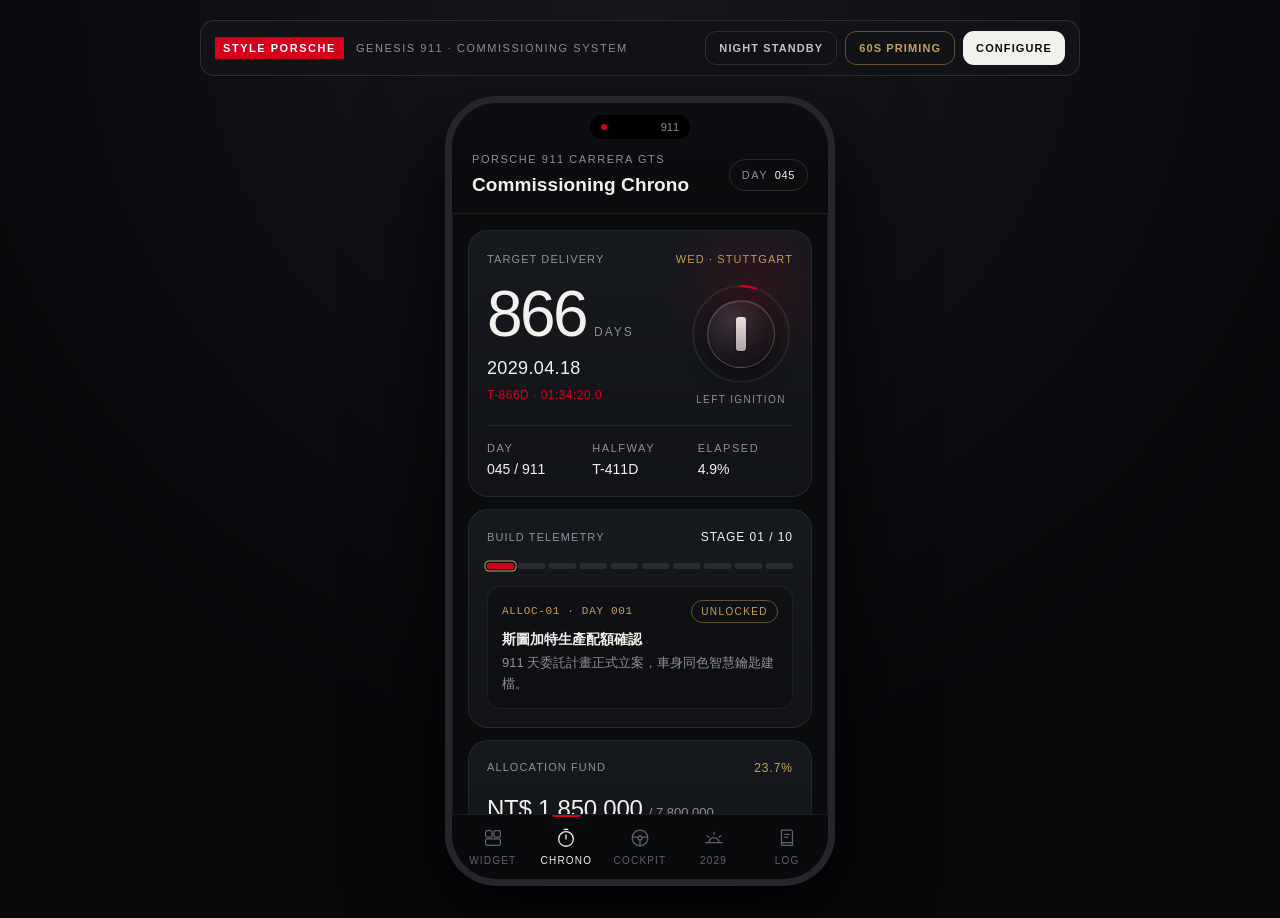
<file: index.html>
<!DOCTYPE html>
<html lang="zh-Hant">
<head>
  <meta charset="UTF-8" />
  <meta name="viewport" content="width=device-width, initial-scale=1.0, maximum-scale=1.0, user-scalable=no, viewport-fit=cover" />
  <meta name="theme-color" content="#0A0B0D" />
  <meta name="apple-mobile-web-app-capable" content="yes" />
  <meta name="apple-mobile-web-app-status-bar-style" content="black-translucent" />
  <title>MY PORSCHE : GENESIS 911</title>
  <link rel="manifest" href="manifest.json" />
  <link rel="stylesheet" href="porsche-ui.css" />
</head>
<body>

  <!-- Desktop-only toolbar (hidden on phones) -->
  <div class="desk-bar">
    <div class="desk-brand">
      <span class="desk-badge">STYLE PORSCHE</span>
      <span class="eyebrow">Genesis 911 · Commissioning System</span>
    </div>
    <div class="desk-actions">
      <button id="btn-open-standby" class="btn btn-ghost btn-sm">Night Standby</button>
      <button id="btn-open-strobe" class="btn btn-brass btn-sm">60s Priming</button>
      <button id="btn-open-spec-modal" class="btn btn-light btn-sm">Configure</button>
    </div>
  </div>

  <div class="app-shell" id="main-app-shell">

    <header class="app-header">
      <div class="island" aria-hidden="true">
        <span id="island-status-dot" class="island-dot"></span>
        <span id="island-code-text" class="num">911</span>
      </div>
      <div class="header-row">
        <div class="header-titles">
          <div id="top-model-label" class="eyebrow">Porsche 911 Carrera GTS</div>
          <h1 id="top-screen-title" class="screen-title">Commissioning Chrono</h1>
        </div>
        <button id="btn-mobile-spec" class="day-chip" aria-label="Configure vehicle">
          DAY <span id="top-day-num" class="num">001</span>
        </button>
      </div>
    </header>

    <main class="app-main" id="app-main">

      <!-- ================================================================
           00 · WIDGETS & STANDBY
           ================================================================ -->
      <section id="screen-s0" class="screen" hidden>
        <div class="lock-preview">
          <span class="eyebrow">Lock screen</span>
          <div id="widget-lock-inline" class="lock-line num">911 GTS · T-910D · 2029.04.18</div>
        </div>

        <div class="widget-grid">
          <button id="widget-chrono-tap" class="widget widget-sq" title="Tap to ignite">
            <div class="widget-head">
              <span class="eyebrow">Chrono</span>
              <span class="dot dot-red"></span>
            </div>
            <div class="chrono-dial">
              <svg viewBox="0 0 100 100" aria-hidden="true">
                <circle cx="50" cy="50" r="44" class="dial-ticks" />
                <circle cx="50" cy="50" r="37" class="dial-track" />
                <circle id="widget-chrono-arc" cx="50" cy="50" r="37" class="dial-arc" stroke-dasharray="8 240" transform="rotate(-90 50 50)" />
                <line id="widget-chrono-hand" x1="50" y1="50" x2="50" y2="17" class="dial-hand" />
                <circle cx="50" cy="50" r="3" class="dial-pin" />
              </svg>
              <span id="widget-chrono-day" class="chrono-dial-num num">001</span>
            </div>
            <div class="widget-foot">
              <span class="eyebrow">Day</span>
              <span id="widget-chrono-ratio" class="num">001/911</span>
            </div>
          </button>

          <div class="widget widget-sq">
            <div class="widget-head">
              <span class="eyebrow">Allocation</span>
              <span id="widget-alloc-pct" class="num brass">0.0%</span>
            </div>
            <div class="widget-mid">
              <span class="eyebrow">Delivery</span>
              <div class="widget-date num">2029.04.18</div>
              <div class="bar"><div id="widget-alloc-bar" class="bar-fill bar-fill-light"></div></div>
            </div>
            <div class="widget-foot">
              <span class="eyebrow">Ignition</span>
              <span id="widget-ignition-state" class="red strong">READY</span>
            </div>
          </div>
        </div>

        <div class="widget">
          <div class="widget-head">
            <span class="eyebrow">Zuffenhausen</span>
            <button id="btn-cycle-widget-tod" class="link brass">
              <span id="widget-tod-label">Dusk · 18:00</span>
              <svg class="icon-12" viewBox="0 0 24 24" aria-hidden="true"><path d="M20 12a8 8 0 1 1-2.34-5.66M20 4v5h-5"/></svg>
            </button>
          </div>
          <div class="widget-medium">
            <div id="widget-car-frame" class="car-frame">
              <svg viewBox="0 0 200 70" class="car-svg" aria-hidden="true">
                <path class="car-body" d="M10 50 C10 45 12 42 18 41 L66 35 C76 26 88 19 104 17 C120 15.5 134 17 146 22 C162 28 176 33 186 37 C190 39 191 43 190 48 L186 52 L166 52 A14 14 0 0 0 138 52 L62 52 A14 14 0 0 0 34 52 L14 52 C11 52 10 51 10 50 Z"/>
                <path class="car-glass" d="M74 34 C84 26 94 21.5 106 20.5 L124 20 C131 20.5 137 22.5 141 25.5 L133 33 Z"/>
                <line id="widget-car-accent-line" x1="177" y1="35.5" x2="189.5" y2="41" class="car-light"/>
                <circle cx="48" cy="52" r="10.5" class="car-wheel"/>
                <circle cx="152" cy="52" r="10.5" class="car-wheel"/>
              </svg>
              <span id="widget-car-code" class="eyebrow">992.2 GTS</span>
            </div>
            <div class="widget-medium-text">
              <div class="widget-medium-top">
                <span id="widget-tminus-days" class="widget-days num">T-910 DAYS</span>
              </div>
              <p id="widget-daily-affirm" class="quote quote-sm" title="Tap for next">「我不出售廉價時間，我只打造配得上 911 的高槓桿系統。」</p>
            </div>
          </div>
        </div>

        <button id="card-standby-launch" class="widget widget-standby">
          <div class="widget-head">
            <span class="eyebrow red">Night standby · 6Hz</span>
            <span class="link">Fullscreen →</span>
          </div>
          <div class="standby-mini">
            <span class="ring ring-sm">2029</span>
            <span id="standby-mini-days" class="ring ring-md num">910D</span>
            <span class="ring ring-lg"><b>911</b><small>DAYS</small></span>
            <span class="ring ring-md num">04.18</span>
            <span class="ring ring-sm">6HZ</span>
          </div>
        </button>

        <button id="btn-export-wallpaper" class="btn btn-ghost btn-block">
          <svg class="icon-16" viewBox="0 0 24 24" aria-hidden="true"><path d="M12 4v11m0 0-4-4m4 4 4-4M5 19h14"/></svg>
          Save 2029.04.18 wallpaper
        </button>
      </section>

      <!-- ================================================================
           01 · CHRONO
           ================================================================ -->
      <section id="screen-s1" class="screen">
        <div class="card hero">
          <div class="card-head">
            <span class="eyebrow">Target delivery</span>
            <span class="eyebrow brass">Wed · Stuttgart</span>
          </div>
          <div class="hero-body">
            <div class="hero-count">
              <div class="hero-days">
                <span id="hero-days-left" class="num">910</span>
                <span class="hero-unit">days</span>
              </div>
              <div class="hero-date num">2029.04.18</div>
              <div id="chrono-live-ticker" class="hero-ticker num">T-910D · 00:00:00.0</div>
            </div>
            <div class="ignition">
              <svg class="ignition-ring" viewBox="0 0 100 100" aria-hidden="true">
                <circle cx="50" cy="50" r="46" class="ring-track" />
                <circle id="ignition-ring-arc" cx="50" cy="50" r="46" class="ring-arc" stroke-dasharray="2 289" transform="rotate(-90 50 50)" />
              </svg>
              <button id="btn-left-ignition" class="ignition-knob" aria-label="Left-hand ignition">
                <span class="knob-bar"></span>
              </button>
              <span id="ignition-label-text" class="ignition-label">Left ignition</span>
            </div>
          </div>
          <div class="hero-stats">
            <div>
              <span class="eyebrow">Day</span>
              <span id="hero-day-ratio" class="num">001 / 911</span>
            </div>
            <div>
              <span class="eyebrow">Halfway</span>
              <span id="chrono-halfway-text" class="num">T-455D</span>
            </div>
            <div>
              <span class="eyebrow">Elapsed</span>
              <span id="hero-progress-pct" class="num">0.1%</span>
            </div>
          </div>
        </div>

        <div class="card">
          <div class="card-head">
            <span class="eyebrow">Build telemetry</span>
            <span id="build-stage-counter" class="eyebrow-value num">Stage 01 / 10</span>
          </div>
          <div id="build-segments-bar" class="segments"></div>
          <div class="stage-detail">
            <div class="stage-row">
              <span id="stage-code-text" class="mono-label brass">ALLOC-01 · DAY 001</span>
              <span id="stage-status-tag" class="tag tag-on">Unlocked</span>
            </div>
            <div id="stage-title-text" class="stage-title">斯圖加特生產配額確認</div>
            <div id="stage-spec-text" class="stage-spec">911 天委託計畫正式立案，車身同色智慧鑰匙建檔。</div>
          </div>
        </div>

        <div class="card">
          <div class="card-head">
            <span class="eyebrow">Allocation fund</span>
            <span id="fund-pct-inline" class="eyebrow-value brass num">0.0%</span>
          </div>
          <div class="fund-figure">
            <span id="fund-current-big" class="num">NT$ 0</span>
            <span id="fund-target-small" class="num muted">/ 7,800,000</span>
          </div>
          <div class="bar bar-lg"><div id="chrono-fund-bar" class="bar-fill"></div></div>
          <div class="input-row">
            <input id="input-fund-delta" class="field" type="number" inputmode="numeric" placeholder="新增購車資本 NT$" />
            <button id="btn-deposit-fund" class="btn btn-light">Allocate</button>
          </div>
        </div>

        <div class="flip">
          <div id="covenant-flip-card" class="flip-inner">
            <div class="flip-face card card-brass">
              <div class="card-head">
                <span class="eyebrow brass">Custodian covenant</span>
                <button id="btn-flip-to-back" class="link">Edit</button>
              </div>
              <div class="kv-grid">
                <div>
                  <span class="eyebrow">Model</span>
                  <span id="card-model-spec" class="kv-val">992.2 GTS · Guards Red</span>
                </div>
                <div>
                  <span class="eyebrow">Settlement</span>
                  <span class="kv-val brass num">2029.04.18</span>
                </div>
              </div>
              <div class="divider"></div>
              <div class="card-head card-head-tight">
                <span class="eyebrow">Value in return · 對價承諾</span>
                <button id="btn-speak-covenant" class="link brass">Listen</button>
              </div>
              <p id="covenant-text-display" class="covenant-quote"></p>
            </div>

            <div class="flip-face flip-back card card-red">
              <div class="card-head">
                <span class="eyebrow red">Update covenant</span>
                <button id="btn-flip-to-front" class="link">Cancel</button>
              </div>
              <textarea id="textarea-covenant" class="field field-area" rows="4" placeholder="寫下你在這 911 天內承諾為世界創造的價值…"></textarea>
              <button id="btn-save-covenant" class="btn btn-red btn-block">Seal covenant</button>
            </div>
          </div>
        </div>

        <div class="card card-slim sim-row">
          <span class="eyebrow">Preview</span>
          <input id="slider-day-sim" class="range" type="range" min="1" max="911" value="1" />
          <span id="slider-day-label" class="sim-day num">D001</span>
          <button id="btn-reset-day" class="link brass">Today</button>
        </div>
      </section>

      <!-- ================================================================
           02 · COCKPIT
           ================================================================ -->
      <section id="screen-s2" class="screen" hidden>
        <div id="cockpit-viewport-box" class="viewport">
          <canvas id="cockpit-pov-canvas"></canvas>
          <div class="hud">
            <span id="hud-gear-speed" class="strong num">M5 · 128 KM/H</span>
            <span id="hud-rpm-readout" class="red num">3,800 RPM</span>
            <button id="btn-hud-downshift" class="link brass">Rev-match</button>
          </div>
          <div id="viewport-hint" class="viewport-hint" hidden>Drag to look around</div>
          <div id="cockpit-pcm" class="pcm">
            <div class="pcm-head">
              <span class="eyebrow">PCM · In-car radio</span>
              <button id="btn-speak-pcm-affirm" class="link red">Speak</button>
            </div>
            <div id="pcm-affirm-text" class="pcm-text">「我做的每一個商業決策都沉穩而精準，財富正全速向我匯聚。」</div>
          </div>
        </div>

        <div class="segmented">
          <button data-pov="night" class="pov-mode-btn is-active">Night drive</button>
          <button data-pov="cabin360" class="pov-mode-btn">Cabin 360°</button>
          <button data-pov="coast" class="pov-mode-btn">Coast dawn</button>
        </div>

        <div class="card">
          <div class="card-head">
            <span class="eyebrow">Soundscape</span>
            <button id="btn-toggle-soundscape" class="btn btn-red btn-sm">
              <svg class="icon-12 icon-fill" viewBox="0 0 24 24" aria-hidden="true"><path d="M7 4.5v15l13-7.5z"/></svg>
              <span>Start audio</span>
            </button>
          </div>
          <div class="mixer-row">
            <div class="mixer-label"><span>Flat-six resonance</span><span id="lbl-vol-boxer" class="num">65%</span></div>
            <input id="rng-vol-boxer" class="range" type="range" min="0" max="1" step="0.05" value="0.65" />
          </div>
          <div class="mixer-row">
            <div class="mixer-label"><span>Rain &amp; highway</span><span id="lbl-vol-rain" class="num">40%</span></div>
            <input id="rng-vol-rain" class="range range-light" type="range" min="0" max="1" step="0.05" value="0.40" />
          </div>
          <div class="mixer-row">
            <div class="mixer-label"><span>Theta 6Hz binaural</span><span id="lbl-vol-bin" class="num brass">25%</span></div>
            <input id="rng-vol-bin" class="range range-brass" type="range" min="0" max="1" step="0.05" value="0.25" />
          </div>
          <p class="footnote">雙耳節拍需配戴耳機才有效果。</p>
        </div>
      </section>

      <!-- ================================================================
           03 · A DAY IN 2029
           ================================================================ -->
      <section id="screen-s3" class="screen" hidden>
        <div class="card">
          <div class="card-head">
            <span class="eyebrow">A day in 2029</span>
            <span id="ch-freq-badge" class="eyebrow-value red">10Hz Alpha</span>
          </div>
          <div id="chapter-tabs-bar" class="segmented segmented-5"></div>
          <div class="chapter-head">
            <div id="ch-code-label" class="mono-label brass">CH.01 // COLD START</div>
            <h3 id="ch-title-label" class="chapter-title">地下私人車庫的冷車啟動與晨間主權</h3>
          </div>
          <div id="ch-lines-container" class="prompter"></div>
          <div class="player-row">
            <button id="btn-play-chapter" class="btn btn-red">
              <svg class="icon-12 icon-fill" viewBox="0 0 24 24" aria-hidden="true"><path d="M7 4.5v15l13-7.5z"/></svg>
              <span>Play chapter</span>
            </button>
            <button id="btn-stop-chapter" class="btn btn-ghost">Stop</button>
          </div>
        </div>

        <div class="card card-brass">
          <div class="card-head">
            <span id="psyche-code-text" class="eyebrow brass">01 // Capital &amp; leverage</span>
            <div class="head-actions">
              <span id="psyche-index-text" class="eyebrow num">1 / 4</span>
              <button id="btn-next-psyche" class="btn btn-ghost btn-xs">Next</button>
            </div>
          </div>
          <h4 id="psyche-title-text" class="block-title"></h4>
          <div class="psyche-block">
            <span class="eyebrow">Outer world · 外在生活秩序</span>
            <p id="psyche-outer-text"></p>
          </div>
          <div class="psyche-block">
            <span class="eyebrow red">Inner world · 內在決策系統</span>
            <p id="psyche-inner-text"></p>
          </div>
          <div class="reframe">
            <div id="psyche-old-text" class="reframe-old"></div>
            <div id="psyche-new-text" class="reframe-new"></div>
          </div>
        </div>

        <div class="card">
          <div class="card-head">
            <span id="sc-code-label" class="eyebrow">Scenario 01</span>
            <button id="btn-next-scenario" class="link brass">Next</button>
          </div>
          <p id="sc-prompt-text" class="scenario-prompt"></p>
          <div id="sc-choices-box" class="choices"></div>
          <div id="sc-analysis-box" class="analysis" hidden></div>
        </div>
      </section>

      <!-- ================================================================
           04 · LOGBOOK
           ================================================================ -->
      <section id="screen-s4" class="screen" hidden>
        <div class="card">
          <div class="card-head">
            <span class="eyebrow">Self-voice loop</span>
            <span id="rec-state-badge" class="eyebrow-value red">Ready</span>
          </div>
          <p id="log-affirm-display" class="quote quote-brass" title="Tap for next">「我完全配得上 2029 年 4 月 18 日的保時捷 911，我的商業判斷力與資產每天都在複利躍升。」</p>
          <div class="btn-row-3">
            <button id="btn-rec-voice" class="btn btn-red">Record</button>
            <button id="btn-loop-voice" class="btn btn-ghost" disabled>Loop</button>
            <button id="btn-launch-strobe-log" class="btn btn-brass">60s priming</button>
          </div>
          <audio id="self-voice-audio" hidden></audio>
        </div>

        <div class="card card-metal">
          <div class="card-head">
            <span class="eyebrow">369 signature plate</span>
            <span id="sig-counter-label" class="eyebrow-value brass num">00 / 09</span>
          </div>
          <div class="sig-plate">
            <canvas id="signature-pad-canvas"></canvas>
          </div>
          <div class="input-row">
            <button id="btn-clear-sig" class="btn btn-ghost">Clear</button>
            <button id="btn-commit-sig" class="btn btn-light btn-grow">Imprint +1</button>
          </div>
        </div>

        <div class="card">
          <div class="card-head">
            <span class="eyebrow">Custodian log</span>
            <button id="btn-huberman-protocol" class="link red">Reality check</button>
          </div>
          <div class="log-compose">
            <select id="log-tag-select" class="field field-select">
              <option value="FUTURE VLOG">Future vlog</option>
              <option value="HIGH-LEVERAGE">Leverage</option>
              <option value="RAS EVIDENCE">RAS evidence</option>
              <option value="WOOP PROTOCOL">WOOP</option>
            </select>
            <input id="input-log-entry" class="field" type="text" placeholder="寫下今日紀錄…" />
            <button id="btn-add-log" class="btn btn-red">Log</button>
          </div>
          <div id="custodian-log-list" class="log-list"></div>
        </div>
      </section>

    </main>

    <nav class="tabbar" aria-label="Sections">
      <button data-target="s0" class="tab">
        <svg viewBox="0 0 24 24" aria-hidden="true"><rect x="4" y="4" width="7" height="7" rx="1.5"/><rect x="13" y="4" width="7" height="7" rx="1.5"/><rect x="4" y="13" width="16" height="7" rx="1.5"/></svg>
        <span>Widget</span>
      </button>
      <button data-target="s1" class="tab is-active">
        <svg viewBox="0 0 24 24" aria-hidden="true"><circle cx="12" cy="13" r="8"/><path d="M12 13V8.5M10 2.5h4"/></svg>
        <span>Chrono</span>
      </button>
      <button data-target="s2" class="tab">
        <svg viewBox="0 0 24 24" aria-hidden="true"><circle cx="12" cy="12" r="8.5"/><circle cx="12" cy="12" r="2.2"/><path d="M3.8 11h6M14.2 11h6M12 14.2v6.3"/></svg>
        <span>Cockpit</span>
      </button>
      <button data-target="s3" class="tab">
        <svg viewBox="0 0 24 24" aria-hidden="true"><path d="M3 17h18M6.5 17a5.5 5.5 0 0 1 11 0M12 5.5V8M4.6 9.6l1.8 1.4M19.4 9.6l-1.8 1.4"/></svg>
        <span>2029</span>
      </button>
      <button data-target="s4" class="tab">
        <svg viewBox="0 0 24 24" aria-hidden="true"><path d="M6 3.5h10.5a1.5 1.5 0 0 1 1.5 1.5v15H7.5A1.5 1.5 0 0 1 6 18.5z"/><path d="M6 18.5A1.5 1.5 0 0 1 7.5 17H18M9.5 8h5M9.5 11h3.5"/></svg>
        <span>Log</span>
      </button>
    </nav>
  </div>

  <!-- ==================================================================
       MODALS
       ================================================================== -->
  <div id="modal-standby" class="modal modal-standby">
    <div class="standby-top">
      <span class="eyebrow red">Night standby · 6Hz theta</span>
      <button id="btn-close-standby" class="btn btn-ghost btn-sm">Exit</button>
    </div>
    <div class="standby-dials">
      <div class="sdial sdial-sm sdial-outer"><span class="eyebrow">Delivery</span><b class="red num">2029</b></div>
      <div class="sdial sdial-md"><span class="eyebrow">Remaining</span><b id="standby-full-days" class="num">910D</b></div>
      <div class="sdial sdial-lg"><span id="standby-full-daynum" class="eyebrow brass num">DAY 001 / 911</span><b class="num">04.18</b><span class="eyebrow red">Stuttgart</span></div>
      <div class="sdial sdial-md"><span class="eyebrow">Allocation</span><b id="standby-full-pct" class="num">0.0%</b></div>
      <div class="sdial sdial-sm sdial-outer"><span class="eyebrow">Wave</span><b class="red">6HZ</b></div>
    </div>
    <p class="standby-caption">握住方向盤、看見盾徽、聞到真皮香氣、聽見水平對臥六缸啟動——2029.04.18 已然實現。</p>
  </div>

  <div id="modal-strobe" class="modal">
    <div class="sheet sheet-center">
      <div class="card-head">
        <span class="eyebrow">Visual priming</span>
        <button id="btn-close-strobe" class="link">Close</button>
      </div>
      <div class="strobe-stage">
        <div id="strobe-meta-tag" class="eyebrow red">2029.04.18 · COMM. 000911</div>
        <div id="strobe-main-line" class="strobe-line">我就是 2029 年 4 月 18 日保時捷 911 的準車主。</div>
      </div>
      <div class="card-head card-head-flush">
        <span class="eyebrow">Focus on center · breathe</span>
        <span id="strobe-countdown" class="strobe-count brass num">60s</span>
      </div>
    </div>
  </div>

  <div id="modal-spec" class="modal">
    <div class="sheet">
      <div class="card-head">
        <span class="eyebrow brass">Vehicle configuration</span>
        <button id="btn-close-spec" class="link">Close</button>
      </div>
      <label class="form-field">
        <span class="eyebrow">Model</span>
        <select id="cfg-model" class="field field-select"></select>
      </label>
      <label class="form-field">
        <span class="eyebrow">Exterior paint</span>
        <select id="cfg-paint" class="field field-select"></select>
      </label>
      <label class="form-field">
        <span class="eyebrow">Target price (NT$)</span>
        <input id="cfg-price" class="field" type="number" inputmode="numeric" />
      </label>
      <div class="form-grid">
        <label class="form-field">
          <span class="eyebrow">City</span>
          <input id="cfg-city" class="field" type="text" />
        </label>
        <label class="form-field">
          <span class="eyebrow">Domain</span>
          <input id="cfg-business" class="field" type="text" />
        </label>
      </div>
      <button id="btn-save-spec" class="btn btn-red btn-block">Apply configuration</button>
    </div>
  </div>

  <div id="modal-huberman" class="modal">
    <div class="sheet sheet-red">
      <div class="card-head">
        <span class="eyebrow red">Reality contrast</span>
        <button id="btn-close-huberman" class="link">Close</button>
      </div>
      <p class="sheet-text">動力低落時，單純想像美好結果反而會降低行動力。先花 30 秒預演「沒做到」的代價：</p>
      <div class="quote quote-red">時間來到 2029 年 4 月 18 日。因為一次次「今天先算了」，交車日當天你的資產毫無寸進，只能站在街角看著別人駕著你的 911 駛過。</div>
      <p class="sheet-text">現在，寫下接下來 15 分鐘就能完成的一個高價值動作：</p>
      <div class="input-row">
        <input id="input-huberman-act" class="field" type="text" placeholder="15 分鐘內完成的動作…" />
        <button id="btn-commit-huberman" class="btn btn-red">Execute</button>
      </div>
    </div>
  </div>

  <div id="toast" class="toast" role="status" aria-live="polite"></div>

  <script src="data.js"></script>
  <script src="audio-engine.js"></script>
  <script src="app.js"></script>
</body>
</html>
</file>
<file: porsche-ui.css>
/* ==========================================================================
   MY PORSCHE : GENESIS 911 — Design System
   Self-contained (no CDN): renders identically online, offline and in the APK.
   ========================================================================== */

:root {
  --bg: #0a0b0d;
  --surface: #111317;
  --surface-2: #16191e;
  --surface-3: #1d2027;
  --line: rgba(255, 255, 255, 0.07);
  --line-2: rgba(255, 255, 255, 0.12);
  --line-3: rgba(255, 255, 255, 0.22);
  --text: #f2f1ed;
  --text-2: #c9c7c1;
  --muted: #8c909a;
  --faint: #5d626c;
  --red: #d5001c;
  --red-soft: rgba(213, 0, 28, 0.14);
  --brass: #c5a059;
  --brass-soft: rgba(197, 160, 89, 0.14);
  --car: #d5001c;

  --r-lg: 20px;
  --r-md: 14px;
  --r-sm: 11px;

  --sans: -apple-system, BlinkMacSystemFont, "SF Pro Text", Roboto, "Helvetica Neue", "Noto Sans TC", "PingFang TC", "Microsoft JhengHei", sans-serif;
  --mono: ui-monospace, "SF Mono", "Roboto Mono", Menlo, Consolas, monospace;
  --ease: cubic-bezier(0.22, 1, 0.36, 1);
}

/* ---------- Base ---------- */
*, *::before, *::after { box-sizing: border-box; }
html, body {
  margin: 0;
  padding: 0;
  background: var(--bg);
  color: var(--text);
  font-family: var(--sans);
  font-size: 14px;
  line-height: 1.5;
  -webkit-font-smoothing: antialiased;
  -webkit-text-size-adjust: 100%;
  -webkit-tap-highlight-color: transparent;
  overscroll-behavior: none;
}
[hidden] { display: none !important; }
button, input, select, textarea { font: inherit; color: inherit; margin: 0; }
button { background: none; border: 0; padding: 0; cursor: pointer; text-align: inherit; }
p { margin: 0; }
h1, h3, h4 { margin: 0; font-weight: 600; }
svg { display: block; }
::selection { background: var(--red-soft); }

.num { font-variant-numeric: tabular-nums; font-feature-settings: "tnum"; }
.red { color: var(--red); }
.brass { color: var(--brass); }
.muted { color: var(--muted); }
.strong { font-weight: 600; }

.eyebrow {
  display: block;
  min-width: 0;
  font-size: 11px;
  font-weight: 500;
  letter-spacing: 0.14em;
  text-transform: uppercase;
  color: var(--muted);
  white-space: nowrap;
  overflow: hidden;
  text-overflow: ellipsis;
}
.eyebrow.red { color: var(--red); }
.eyebrow.brass { color: var(--brass); }
.eyebrow-value {
  flex-shrink: 0;
  font-size: 12px;
  font-weight: 500;
  letter-spacing: 0.08em;
  text-transform: uppercase;
  color: var(--text);
  white-space: nowrap;
}
.eyebrow-value.red { color: var(--red); }
.eyebrow-value.brass { color: var(--brass); }
.mono-label {
  font-family: var(--mono);
  font-size: 11px;
  letter-spacing: 0.06em;
  color: var(--muted);
}
.mono-label.brass { color: var(--brass); }

.icon-12 { width: 12px; height: 12px; }
.icon-16 { width: 16px; height: 16px; }
.icon-12, .icon-16 { fill: none; stroke: currentColor; stroke-width: 1.8; stroke-linecap: round; stroke-linejoin: round; }
.icon-fill { fill: currentColor; stroke: none; }

/* ---------- App shell ---------- */
.app-shell {
  position: relative;
  display: flex;
  flex-direction: column;
  width: 100%;
  max-width: 480px;
  height: 100vh;
  height: 100dvh;
  margin: 0 auto;
  background: var(--bg);
  overflow: hidden;
}

.app-header {
  flex-shrink: 0;
  padding: max(14px, env(safe-area-inset-top)) 20px 14px;
  border-bottom: 1px solid var(--line);
  background: linear-gradient(180deg, #0d0e11 0%, var(--bg) 100%);
  z-index: 5;
}
.header-row { display: flex; align-items: center; justify-content: space-between; gap: 14px; }
.header-titles { min-width: 0; }
.screen-title {
  margin-top: 3px;
  font-size: 19px;
  font-weight: 600;
  letter-spacing: 0.005em;
  white-space: nowrap;
  overflow: hidden;
  text-overflow: ellipsis;
}
.day-chip {
  flex-shrink: 0;
  padding: 7px 12px;
  border: 1px solid var(--line-2);
  border-radius: 999px;
  font-size: 11px;
  font-weight: 500;
  letter-spacing: 0.14em;
  color: var(--muted);
  transition: border-color 0.2s, color 0.2s;
}
.day-chip span { color: var(--text); letter-spacing: 0.06em; margin-left: 2px; }
.day-chip:active { border-color: var(--brass); }

.island { display: none; }

.app-main {
  flex: 1;
  min-height: 0;
  overflow-y: auto;
  -webkit-overflow-scrolling: touch;
  padding: 16px 16px 28px;
  scrollbar-width: none;
}
.app-main::-webkit-scrollbar { display: none; }

.screen { display: flex; flex-direction: column; gap: 12px; animation: screenIn 0.35s var(--ease); }
@keyframes screenIn { from { opacity: 0; transform: translateY(6px); } to { opacity: 1; transform: none; } }

/* ---------- Tab bar ---------- */
.tabbar {
  flex-shrink: 0;
  display: grid;
  grid-template-columns: repeat(5, 1fr);
  padding: 0 4px calc(8px + env(safe-area-inset-bottom));
  border-top: 1px solid var(--line);
  background: rgba(10, 11, 13, 0.97);
  z-index: 5;
}
.tab {
  position: relative;
  display: flex;
  flex-direction: column;
  align-items: center;
  gap: 4px;
  padding: 12px 0 3px;
  color: var(--faint);
  font-size: 10px;
  font-weight: 500;
  letter-spacing: 0.12em;
  text-transform: uppercase;
  transition: color 0.2s;
}
.tab svg { width: 22px; height: 22px; fill: none; stroke: currentColor; stroke-width: 1.4; stroke-linecap: round; stroke-linejoin: round; }
.tab.is-active { color: var(--text); }
.tab.is-active::before {
  content: "";
  position: absolute;
  top: 0;
  left: 30%;
  right: 30%;
  height: 2px;
  border-radius: 0 0 2px 2px;
  background: var(--red);
}

/* ---------- Cards ---------- */
.card {
  position: relative;
  padding: 18px;
  border: 1px solid var(--line);
  border-radius: var(--r-lg);
  background: linear-gradient(180deg, var(--surface-2) 0%, var(--surface) 100%);
}
.card-slim { padding: 12px 16px; }
.card-brass {
  border-color: rgba(197, 160, 89, 0.28);
  background:
    radial-gradient(120% 90% at 100% 0%, rgba(197, 160, 89, 0.12), transparent 60%),
    linear-gradient(160deg, #17181c 0%, #0d0e11 100%);
}
.card-red { border-color: rgba(213, 0, 28, 0.4); }
.card-metal { background: linear-gradient(135deg, #1a1c21 0%, #0f1114 52%, #181a1f 100%); }

.card-head {
  display: flex;
  align-items: center;
  justify-content: space-between;
  gap: 12px;
  margin-bottom: 14px;
}
.card-head > * { min-width: 0; }
.card-head > .eyebrow { letter-spacing: 0.1em; }
.card-head-tight { margin-bottom: 8px; }
.card-head-flush { margin: 0; }
.head-actions { display: flex; align-items: center; gap: 10px; flex-shrink: 0; }
.divider { height: 1px; background: var(--line-2); margin: 14px 0; }
.block-title { font-size: 15px; font-weight: 600; line-height: 1.45; margin-bottom: 12px; }
.footnote { margin-top: 14px; font-size: 12px; color: var(--faint); }

/* ---------- Buttons & fields ---------- */
.btn {
  display: inline-flex;
  align-items: center;
  justify-content: center;
  gap: 8px;
  height: 42px;
  padding: 0 16px;
  border-radius: var(--r-sm);
  font-size: 12px;
  font-weight: 600;
  letter-spacing: 0.1em;
  text-transform: uppercase;
  white-space: nowrap;
  transition: transform 0.15s var(--ease), background-color 0.2s, border-color 0.2s, opacity 0.2s;
}
.btn:active { transform: scale(0.97); }
.btn:disabled { opacity: 0.35; pointer-events: none; }
.btn-red { background: var(--red); color: #fff; }
.btn-light { background: var(--text); color: var(--bg); }
.btn-ghost { border: 1px solid var(--line-2); color: var(--text-2); }
.btn-brass { border: 1px solid rgba(197, 160, 89, 0.45); color: var(--brass); }
.btn-sm { height: 34px; padding: 0 13px; font-size: 11px; }
.btn-xs { height: 28px; padding: 0 11px; font-size: 10.5px; border-radius: 8px; }
.btn-block { width: 100%; }
.btn-grow { flex: 1; }
.btn-row-3 { display: grid; grid-template-columns: repeat(3, 1fr); gap: 8px; }
.btn-row-3 .btn { padding: 0 8px; }

.link {
  display: inline-flex;
  align-items: center;
  gap: 5px;
  flex-shrink: 0;
  padding: 4px 0;
  font-size: 11px;
  font-weight: 500;
  letter-spacing: 0.12em;
  text-transform: uppercase;
  color: var(--muted);
  white-space: nowrap;
}
.link.brass { color: var(--brass); }
.link.red { color: var(--red); }

.input-row { display: flex; gap: 8px; margin-top: 14px; }
.field {
  flex: 1;
  min-width: 0;
  height: 42px;
  padding: 0 13px;
  border: 1px solid var(--line-2);
  border-radius: var(--r-sm);
  background: rgba(0, 0, 0, 0.35);
  color: var(--text);
  font-size: 14px;
  outline: none;
  transition: border-color 0.2s;
}
.field::placeholder { color: var(--faint); }
.field:focus { border-color: rgba(197, 160, 89, 0.7); }
.field-area { display: block; width: 100%; height: auto; padding: 12px 13px; line-height: 1.6; resize: none; margin-bottom: 12px; }
.field-select {
  appearance: none;
  -webkit-appearance: none;
  padding-right: 30px;
  background-image: linear-gradient(45deg, transparent 50%, var(--muted) 50%), linear-gradient(135deg, var(--muted) 50%, transparent 50%);
  background-position: calc(100% - 16px) 18px, calc(100% - 11px) 18px;
  background-size: 5px 5px;
  background-repeat: no-repeat;
}
.field-select option { background: var(--surface-2); color: var(--text); }
input[type="number"]::-webkit-inner-spin-button, input[type="number"]::-webkit-outer-spin-button { -webkit-appearance: none; margin: 0; }

/* Range: track fill driven by --pct set from JS */
.range {
  --fill: var(--red);
  -webkit-appearance: none;
  appearance: none;
  width: 100%;
  height: 24px;
  background: transparent;
  outline: none;
}
.range-light { --fill: var(--text-2); }
.range-brass { --fill: var(--brass); }
.range::-webkit-slider-runnable-track {
  height: 2px;
  border-radius: 2px;
  background: linear-gradient(to right, var(--fill) 0 var(--pct, 50%), rgba(255, 255, 255, 0.12) var(--pct, 50%) 100%);
}
.range::-webkit-slider-thumb {
  -webkit-appearance: none;
  width: 16px;
  height: 16px;
  margin-top: -7px;
  border-radius: 50%;
  background: var(--text);
  box-shadow: 0 0 0 4px rgba(10, 11, 13, 0.85), 0 0 0 5px var(--fill);
}
.range::-moz-range-track { height: 2px; border-radius: 2px; background: rgba(255, 255, 255, 0.12); }
.range::-moz-range-progress { height: 2px; border-radius: 2px; background: var(--fill); }
.range::-moz-range-thumb { width: 16px; height: 16px; border: 0; border-radius: 50%; background: var(--text); }

/* Segmented control */
.segmented {
  display: grid;
  grid-template-columns: repeat(3, 1fr);
  gap: 4px;
  padding: 4px;
  border: 1px solid var(--line);
  border-radius: 13px;
  background: var(--surface);
}
.segmented-5 { grid-template-columns: repeat(5, 1fr); margin-bottom: 16px; background: rgba(0, 0, 0, 0.3); }
.segmented button {
  height: 36px;
  border-radius: 9px;
  font-size: 11px;
  font-weight: 500;
  letter-spacing: 0.1em;
  text-transform: uppercase;
  text-align: center;
  color: var(--muted);
  transition: background-color 0.2s, color 0.2s;
}
.segmented-5 button { height: 32px; letter-spacing: 0.04em; font-variant-numeric: tabular-nums; }
.segmented button.is-active { background: var(--text); color: var(--bg); font-weight: 600; }

/* Progress bar */
.bar { height: 3px; border-radius: 3px; overflow: hidden; background: rgba(255, 255, 255, 0.08); }
.bar-lg { height: 4px; }
.bar-fill { height: 100%; width: 0; background: var(--red); transition: width 0.5s var(--ease); }
.bar-fill-light { background: var(--text); }

.tag {
  flex-shrink: 0;
  padding: 3px 9px;
  border: 1px solid var(--line-2);
  border-radius: 999px;
  font-size: 10px;
  font-weight: 500;
  letter-spacing: 0.14em;
  text-transform: uppercase;
  color: var(--muted);
}
.tag-on { border-color: rgba(197, 160, 89, 0.45); color: var(--brass); }

.dot { width: 6px; height: 6px; border-radius: 50%; flex-shrink: 0; }
.dot-red { background: var(--red); box-shadow: 0 0 8px rgba(213, 0, 28, 0.7); }

/* Quotes */
.quote {
  padding-left: 12px;
  border-left: 2px solid var(--red);
  color: var(--text-2);
  font-size: 13.5px;
  line-height: 1.7;
}
.quote-sm { font-size: 12.5px; line-height: 1.6; cursor: pointer; }
.quote-brass { border-left-color: var(--brass); color: var(--text); margin-bottom: 16px; cursor: pointer; }
.quote-red { margin: 12px 0; padding: 12px 14px; border-radius: 0 10px 10px 0; background: rgba(0, 0, 0, 0.3); }

/* ---------- 00 · Widgets ---------- */
.lock-preview { text-align: center; padding: 4px 0 14px; border-bottom: 1px solid var(--line); }
.lock-line { margin-top: 6px; font-size: 13px; letter-spacing: 0.14em; color: var(--text); }
.widget-grid { display: grid; grid-template-columns: repeat(2, minmax(0, 1fr)); gap: 12px; }
.widget {
  display: flex;
  flex-direction: column;
  width: 100%;
  padding: 15px;
  border: 1px solid var(--line-2);
  border-radius: 24px;
  background: linear-gradient(180deg, #14161b 0%, #0e1013 100%);
  box-shadow: 0 10px 30px rgba(0, 0, 0, 0.35);
}
.widget-sq { aspect-ratio: 1 / 1; justify-content: space-between; padding: 14px; }
.widget-head { display: flex; align-items: center; justify-content: space-between; gap: 6px; min-width: 0; }
.widget-sq .widget-head .eyebrow { letter-spacing: 0.08em; font-size: 10.5px; }
.widget-head > .num { flex-shrink: 0; font-size: 12px; font-weight: 600; }
.widget-foot {
  display: flex;
  align-items: baseline;
  justify-content: space-between;
  padding-top: 8px;
  border-top: 1px solid var(--line);
  font-size: 12px;
}
.widget-mid { display: flex; flex-direction: column; gap: 4px; }
.widget-mid .bar { margin-top: 8px; }
.widget-date { font-size: 17px; font-weight: 600; letter-spacing: -0.01em; }

.chrono-dial { position: relative; width: 74px; height: 74px; margin: 2px auto; }
.chrono-dial svg { width: 100%; height: 100%; }
.dial-ticks { fill: none; stroke: #2a2d35; stroke-width: 1.5; stroke-dasharray: 1.5 4.2; }
.dial-track { fill: none; stroke: #1d2027; stroke-width: 4; }
.dial-arc { fill: none; stroke: var(--red); stroke-width: 4; stroke-linecap: round; }
.dial-hand { stroke: var(--red); stroke-width: 1.8; stroke-linecap: round; }
.dial-pin { fill: var(--text); }
.chrono-dial-num { position: absolute; left: 0; right: 0; bottom: 14px; text-align: center; font-size: 12px; font-weight: 600; }

.widget-medium { display: flex; align-items: center; gap: 14px; margin-top: 12px; }
.car-frame {
  flex-shrink: 0;
  display: flex;
  flex-direction: column;
  align-items: center;
  gap: 2px;
  width: 122px;
  padding: 10px 8px 8px;
  border: 1px solid var(--line);
  border-radius: 14px;
  background: radial-gradient(90% 70% at 50% 100%, rgba(255, 255, 255, 0.05), transparent 70%), #08090b;
}
.car-frame[data-tod="dawn"] { background: radial-gradient(100% 80% at 70% 100%, rgba(255, 186, 120, 0.16), transparent 70%), #0b0a09; }
.car-frame[data-tod="noon"] { background: radial-gradient(100% 80% at 50% 0%, rgba(170, 200, 255, 0.12), transparent 70%), #090a0c; }
.car-frame[data-tod="dusk"] { background: radial-gradient(100% 80% at 80% 100%, rgba(213, 0, 28, 0.18), transparent 70%), #08090b; }
.car-svg { width: 100%; height: auto; }
.car-body { fill: #1a1d23; stroke: #6c717c; stroke-width: 1.1; stroke-linejoin: round; }
.car-glass { fill: #0b0c0f; stroke: #474b55; stroke-width: 0.8; }
.car-light { stroke: var(--car); stroke-width: 2.6; stroke-linecap: round; }
.car-wheel { fill: #0a0b0d; stroke: #8c909a; stroke-width: 1.4; }
.widget-medium-text { flex: 1; min-width: 0; }
.widget-days { display: block; font-size: 20px; font-weight: 600; letter-spacing: -0.01em; margin-bottom: 6px; }

.widget-standby { border-color: rgba(213, 0, 28, 0.35); background: #060709; }
.standby-mini { display: flex; align-items: center; justify-content: center; gap: 8px; margin-top: 14px; }
.ring {
  display: flex;
  flex-direction: column;
  align-items: center;
  justify-content: center;
  flex-shrink: 0;
  border-radius: 50%;
  border: 1px solid rgba(213, 0, 28, 0.5);
  font-size: 11px;
  color: var(--text-2);
}
.ring-sm { width: 42px; height: 42px; color: var(--red); }
.ring-md { width: 52px; height: 52px; border-color: rgba(213, 0, 28, 0.75); }
.ring-lg { width: 66px; height: 66px; border: 2px solid var(--red); background: var(--red-soft); }
.ring-lg b { font-size: 15px; color: var(--text); }
.ring-lg small { font-size: 9px; letter-spacing: 0.14em; color: var(--red); }

/* ---------- 01 · Chrono ---------- */
.hero { padding: 20px 18px 16px; overflow: hidden; }
.hero::after {
  content: "";
  position: absolute;
  right: -40px;
  top: -40px;
  width: 200px;
  height: 200px;
  border-radius: 50%;
  background: radial-gradient(circle, rgba(213, 0, 28, 0.12), transparent 65%);
  pointer-events: none;
}
.hero-body { display: flex; align-items: center; justify-content: space-between; gap: 12px; }
.hero-count { min-width: 0; }
.hero-days { display: flex; align-items: baseline; gap: 8px; }
.hero-days .num { font-size: 64px; font-weight: 200; line-height: 0.95; letter-spacing: -0.04em; }
.hero-unit { font-size: 12px; letter-spacing: 0.16em; text-transform: uppercase; color: var(--muted); }
.hero-date { margin-top: 10px; font-size: 18px; font-weight: 500; letter-spacing: 0.02em; }
.hero-ticker { margin-top: 4px; font-size: 12px; font-weight: 500; letter-spacing: 0.04em; color: var(--red); }

.ignition { position: relative; flex-shrink: 0; width: 104px; display: flex; flex-direction: column; align-items: center; }
.ignition-ring { width: 104px; height: 104px; }
.ring-track { fill: none; stroke: rgba(255, 255, 255, 0.07); stroke-width: 2; }
.ring-arc { fill: none; stroke: var(--red); stroke-width: 2; stroke-linecap: round; transition: stroke-dasharray 0.6s var(--ease); }
.ignition-knob {
  position: absolute;
  top: 18px;
  left: 18px;
  width: 68px;
  height: 68px;
  display: flex;
  align-items: center;
  justify-content: center;
  border-radius: 50%;
  border: 1px solid var(--line-3);
  background: radial-gradient(circle at 35% 28%, #31353d 0%, #16181d 55%, #0b0c0f 100%);
  box-shadow: inset 0 1px 0 rgba(255, 255, 255, 0.12), 0 8px 20px rgba(0, 0, 0, 0.55);
  transition: transform 0.4s var(--ease), box-shadow 0.3s, border-color 0.3s;
}
.knob-bar {
  width: 10px;
  height: 34px;
  border-radius: 3px;
  background: linear-gradient(180deg, #f2f1ed, #a9abb0);
  box-shadow: 0 1px 2px rgba(0, 0, 0, 0.6);
}
.ignition-knob.turning { transform: rotate(-32deg) scale(0.97); border-color: rgba(213, 0, 28, 0.8); box-shadow: 0 0 26px rgba(213, 0, 28, 0.5); }
.ignition-knob.ignited { border-color: rgba(197, 160, 89, 0.7); }
.ignition-label { margin-top: 6px; font-size: 10px; letter-spacing: 0.14em; text-transform: uppercase; color: var(--muted); white-space: nowrap; }
.ignition-label.on { color: var(--brass); }

.hero-stats {
  display: grid;
  grid-template-columns: repeat(3, 1fr);
  gap: 10px;
  margin-top: 18px;
  padding-top: 14px;
  border-top: 1px solid var(--line);
}
.hero-stats > div { min-width: 0; }
.hero-stats .num { display: block; margin-top: 3px; font-size: 14px; font-weight: 500; }

.segments { display: grid; grid-template-columns: repeat(10, 1fr); gap: 4px; margin: -4px 0 10px; }
.seg { position: relative; height: 20px; }
.seg::after {
  content: "";
  position: absolute;
  left: 0;
  right: 0;
  top: 7px;
  height: 6px;
  border-radius: 2px;
  background: rgba(255, 255, 255, 0.09);
  transition: background-color 0.25s, box-shadow 0.25s;
}
.seg.is-on::after { background: var(--red); }
.seg.is-selected::after { box-shadow: 0 0 0 1.5px var(--bg), 0 0 0 2.5px var(--brass); }

.stage-detail { padding: 13px 14px; border: 1px solid var(--line); border-radius: var(--r-md); background: rgba(0, 0, 0, 0.25); }
.stage-row { display: flex; align-items: center; justify-content: space-between; gap: 10px; margin-bottom: 6px; }
.stage-title { font-size: 14px; font-weight: 600; }
.stage-spec { margin-top: 3px; font-size: 13px; line-height: 1.6; color: var(--muted); }

.fund-figure { display: flex; align-items: baseline; flex-wrap: wrap; gap: 6px; margin-bottom: 12px; }
#fund-current-big { font-size: 24px; font-weight: 300; letter-spacing: -0.01em; }
#fund-target-small { font-size: 13px; }

.flip { perspective: 1400px; }
.flip-inner { position: relative; display: grid; -webkit-transform-style: preserve-3d; transform-style: preserve-3d; transition: transform 0.7s var(--ease); }
.flip-inner.is-flipped { transform: rotateY(180deg); }
.flip-face { grid-area: 1 / 1; -webkit-backface-visibility: hidden; backface-visibility: hidden; transform: rotateY(0deg) translateZ(1px); }
.flip-back { transform: rotateY(180deg) translateZ(1px); }
.flip-inner:not(.is-flipped) .flip-back { pointer-events: none; }
.flip-inner.is-flipped .flip-face:not(.flip-back) { pointer-events: none; }
.kv-grid { display: grid; grid-template-columns: 1fr 1fr; gap: 12px; }
.kv-val { display: block; margin-top: 4px; font-size: 14px; font-weight: 600; }
.covenant-quote { font-size: 13.5px; line-height: 1.75; color: var(--text-2); font-style: italic; }

.sim-row { display: flex; align-items: center; gap: 12px; }
.sim-row .range { flex: 1; }
.sim-day { flex-shrink: 0; width: 38px; font-size: 12px; color: var(--text-2); }

/* ---------- 02 · Cockpit ---------- */
.viewport {
  position: relative;
  height: 320px;
  border: 1px solid var(--line);
  border-radius: var(--r-lg);
  overflow: hidden;
  background: #050608;
  touch-action: pan-y;
  cursor: grab;
}
.viewport:active { cursor: grabbing; }
.viewport canvas { position: absolute; inset: 0; width: 100%; height: 100%; display: block; }
.hud {
  position: absolute;
  top: 12px;
  left: 12px;
  right: 12px;
  display: flex;
  align-items: center;
  justify-content: space-between;
  gap: 8px;
  padding: 8px 12px;
  border: 1px solid var(--line);
  border-radius: 11px;
  background: rgba(5, 6, 8, 0.6);
  -webkit-backdrop-filter: blur(10px);
  backdrop-filter: blur(10px);
  font-size: 12px;
  letter-spacing: 0.04em;
}
.viewport-hint {
  position: absolute;
  top: 58px;
  left: 50%;
  transform: translateX(-50%);
  padding: 5px 11px;
  border-radius: 999px;
  background: rgba(0, 0, 0, 0.5);
  font-size: 10px;
  letter-spacing: 0.14em;
  text-transform: uppercase;
  color: var(--text-2);
  pointer-events: none;
}
.pcm {
  position: absolute;
  left: 12px;
  right: 12px;
  bottom: 12px;
  padding: 10px 12px;
  border: 1px solid var(--line-2);
  border-radius: 12px;
  background: rgba(5, 6, 8, 0.72);
  -webkit-backdrop-filter: blur(12px);
  backdrop-filter: blur(12px);
}
.pcm-head { display: flex; align-items: center; justify-content: space-between; gap: 10px; margin-bottom: 3px; }
.pcm-text { font-size: 13px; line-height: 1.6; color: var(--text); }

.mixer-row + .mixer-row { margin-top: 12px; }
.mixer-label { display: flex; justify-content: space-between; font-size: 12px; color: var(--text-2); letter-spacing: 0.02em; }

/* ---------- 03 · 2029 ---------- */
.chapter-head { margin-bottom: 12px; }
.chapter-title { margin-top: 4px; font-size: 16px; line-height: 1.45; }
.prompter {
  position: relative;
  max-height: 210px;
  overflow-y: auto;
  padding: 2px 4px 30px 14px;
  border-left: 1px solid var(--line-2);
  -webkit-mask-image: linear-gradient(to bottom, #000 78%, transparent 100%);
  mask-image: linear-gradient(to bottom, #000 78%, transparent 100%);
  scrollbar-width: none;
}
.prompter::-webkit-scrollbar { display: none; }
.prompter p { margin: 0 0 12px; font-size: 14px; line-height: 1.8; color: var(--faint); cursor: pointer; transition: color 0.35s; }
.prompter p.is-current { color: var(--text); }
.player-row { display: flex; gap: 8px; margin-top: 14px; padding-top: 14px; border-top: 1px solid var(--line); }
.player-row .btn-red { flex: 1; }

.psyche-block { margin-bottom: 14px; }
.psyche-block p { margin-top: 5px; font-size: 13.5px; line-height: 1.75; color: var(--text-2); }
.reframe { padding: 12px 14px; border-radius: 12px; background: rgba(0, 0, 0, 0.32); font-size: 13px; line-height: 1.65; }
.reframe-old { color: var(--faint); text-decoration: line-through; }
.reframe-new { margin-top: 6px; color: var(--brass); }

.scenario-prompt { font-size: 14px; line-height: 1.7; color: var(--text); margin-bottom: 12px; }
.choices { display: flex; flex-direction: column; gap: 8px; }
.choice {
  width: 100%;
  padding: 12px 14px;
  border: 1px solid var(--line-2);
  border-radius: 12px;
  background: rgba(0, 0, 0, 0.25);
  font-size: 13px;
  line-height: 1.65;
  color: var(--text-2);
  transition: border-color 0.2s, color 0.2s, background-color 0.2s;
}
.choice.is-best { border-color: rgba(197, 160, 89, 0.65); background: var(--brass-soft); color: var(--text); }
.choice.is-weak { border-color: rgba(213, 0, 28, 0.55); }
.analysis { margin-top: 12px; padding: 12px 14px; border-left: 2px solid var(--brass); background: rgba(0, 0, 0, 0.3); font-size: 13px; line-height: 1.7; color: var(--text-2); }

/* ---------- 04 · Log ---------- */
.sig-plate {
  height: 112px;
  border: 1px dashed rgba(255, 255, 255, 0.16);
  border-radius: var(--r-md);
  background: #08090b;
  overflow: hidden;
}
.sig-plate canvas { display: block; width: 100%; height: 100%; touch-action: none; cursor: crosshair; }

.log-compose { display: grid; grid-template-columns: 112px 1fr auto; gap: 6px; }
.log-compose .btn { padding: 0 14px; }
.log-compose .field { padding-left: 11px; font-size: 13px; }
.log-list { display: flex; flex-direction: column; gap: 12px; margin-top: 16px; max-height: 260px; overflow-y: auto; }
.log-item { padding: 1px 0 1px 12px; border-left: 2px solid var(--brass); }
.log-item.lev { border-left-color: var(--red); }
.log-meta { font-size: 10.5px; letter-spacing: 0.12em; text-transform: uppercase; color: var(--faint); }
.log-text { margin-top: 3px; font-size: 13.5px; line-height: 1.65; color: var(--text-2); }

/* ---------- Modals ---------- */
.modal {
  position: fixed;
  inset: 0;
  z-index: 50;
  display: none;
  align-items: center;
  justify-content: center;
  padding: 20px;
  background: rgba(3, 4, 5, 0.82);
  -webkit-backdrop-filter: blur(10px);
  backdrop-filter: blur(10px);
}
.modal.is-open { display: flex; animation: fadeIn 0.25s ease; }
@keyframes fadeIn { from { opacity: 0; } to { opacity: 1; } }
.sheet {
  width: 100%;
  max-width: 420px;
  max-height: 90vh;
  overflow-y: auto;
  padding: 20px;
  border: 1px solid var(--line-2);
  border-radius: 22px;
  background: linear-gradient(180deg, var(--surface-3), var(--surface));
  box-shadow: 0 30px 80px rgba(0, 0, 0, 0.6);
}
.sheet-red { border-color: rgba(213, 0, 28, 0.45); }
.sheet-center { text-align: center; }
.sheet-text { font-size: 13px; line-height: 1.7; color: var(--muted); }
.form-field { display: block; margin-bottom: 12px; }
.form-field .eyebrow { margin-bottom: 6px; }
.form-field .field { width: 100%; }
.form-grid { display: grid; grid-template-columns: 1fr 1fr; gap: 10px; }
.sheet .btn-block { margin-top: 6px; }

.strobe-stage { padding: 44px 6px; border-top: 1px solid var(--line); border-bottom: 1px solid var(--line); margin-bottom: 14px; }
.strobe-line { margin-top: 12px; font-size: 19px; font-weight: 500; line-height: 1.6; }
.strobe-count { font-size: 18px; font-weight: 600; }

.modal-standby { flex-direction: column; justify-content: space-between; padding: max(24px, env(safe-area-inset-top)) 24px max(24px, env(safe-area-inset-bottom)); background: #000; }
.standby-top { display: flex; align-items: center; justify-content: space-between; width: 100%; gap: 12px; }
.standby-dials { display: flex; align-items: center; justify-content: center; gap: 14px; }
.sdial {
  display: flex;
  flex-direction: column;
  align-items: center;
  justify-content: center;
  gap: 4px;
  flex-shrink: 0;
  border-radius: 50%;
  border: 1px solid rgba(213, 0, 28, 0.55);
  text-align: center;
}
.sdial .eyebrow { font-size: 9px; overflow: visible; }
.sdial b { font-size: 18px; font-weight: 600; }
.sdial-sm { width: 84px; height: 84px; }
.sdial-md { width: 104px; height: 104px; border-color: rgba(213, 0, 28, 0.75); }
.sdial-lg { width: 150px; height: 150px; border: 2px solid var(--red); background: rgba(213, 0, 28, 0.08); box-shadow: 0 0 60px rgba(213, 0, 28, 0.25); }
.sdial-lg b { font-size: 34px; font-weight: 300; letter-spacing: -0.02em; }
.standby-caption { max-width: 520px; margin: 0 auto; text-align: center; font-size: 12.5px; line-height: 1.8; color: var(--faint); }
@media (max-width: 560px) {
  .sdial-outer { display: none; }
  .standby-dials { gap: 10px; }
  .sdial-md { width: 88px; height: 88px; }
  .sdial-lg { width: 132px; height: 132px; }
}

.toast {
  position: fixed;
  left: 50%;
  bottom: calc(96px + env(safe-area-inset-bottom));
  z-index: 60;
  transform: translate(-50%, 12px);
  max-width: calc(100% - 40px);
  padding: 10px 16px;
  border: 1px solid var(--line-2);
  border-radius: 999px;
  background: rgba(22, 25, 30, 0.96);
  font-size: 12.5px;
  color: var(--text);
  opacity: 0;
  pointer-events: none;
  transition: opacity 0.25s, transform 0.25s var(--ease);
}
.toast.is-show { opacity: 1; transform: translate(-50%, 0); }

/* Cold-start vibration */
@keyframes boxerVibration {
  0%, 100% { transform: translate(0, 0); }
  25% { transform: translate(-1px, 0.8px); }
  50% { transform: translate(1px, -0.8px); }
  75% { transform: translate(-0.8px, -0.6px); }
}
.igniting-vibration { animation: boxerVibration 0.07s infinite; }

@media (prefers-reduced-motion: reduce) {
  .screen, .modal.is-open { animation: none; }
  .igniting-vibration { animation: none; }
}

/* ---------- Desktop preview (device frame) ---------- */
.desk-bar { display: none; }
@media (min-width: 640px) {
  body {
    min-height: 100vh;
    padding: 20px 16px 32px;
    background: radial-gradient(circle at 50% 0%, #15171d 0%, #07080a 70%);
  }
  .desk-bar {
    display: flex;
    align-items: center;
    justify-content: space-between;
    gap: 16px;
    max-width: 880px;
    margin: 0 auto 20px;
    padding: 10px 14px;
    border: 1px solid var(--line-2);
    border-radius: 14px;
    background: var(--surface);
  }
  .desk-brand { display: flex; align-items: center; gap: 12px; min-width: 0; }
  .desk-badge { padding: 3px 8px; background: var(--red); color: #fff; font-size: 11px; font-weight: 600; letter-spacing: 0.14em; }
  .desk-actions { display: flex; gap: 8px; flex-shrink: 0; }
  .app-shell {
    width: 390px;
    height: 844px;
    max-height: calc(100vh - 110px);
    min-height: 640px;
    border: 7px solid #24262c;
    border-radius: 52px;
    box-shadow: 0 30px 90px rgba(0, 0, 0, 0.85), inset 0 0 0 1px rgba(255, 255, 255, 0.06);
  }
  .app-header { padding-top: 12px; }
  .island {
    display: flex;
    align-items: center;
    justify-content: space-between;
    width: 100px;
    height: 24px;
    margin: 0 auto 12px;
    padding: 0 11px;
    border-radius: 999px;
    background: #000;
    font-size: 11px;
    color: var(--muted);
  }
  .island-dot { width: 6px; height: 6px; border-radius: 50%; background: var(--red); }
  .modal { border-radius: 0; }
}
</file>
